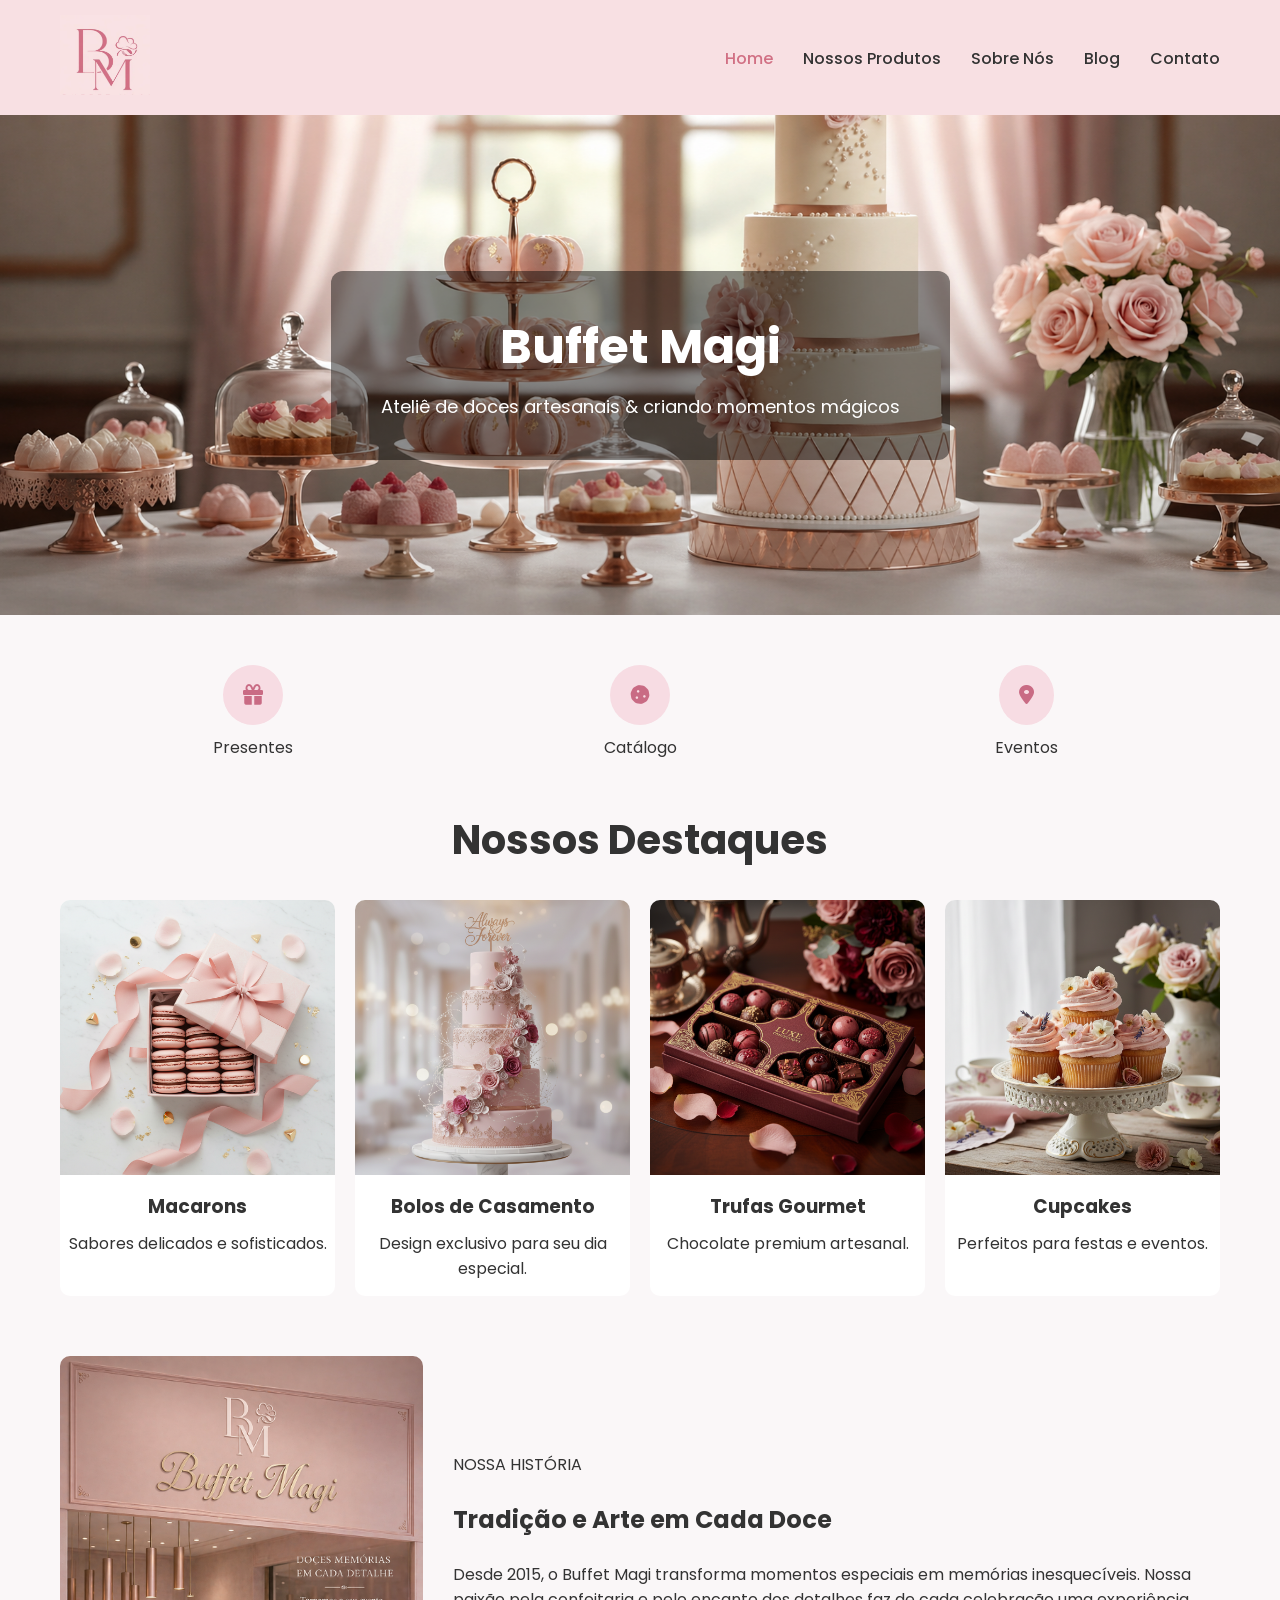
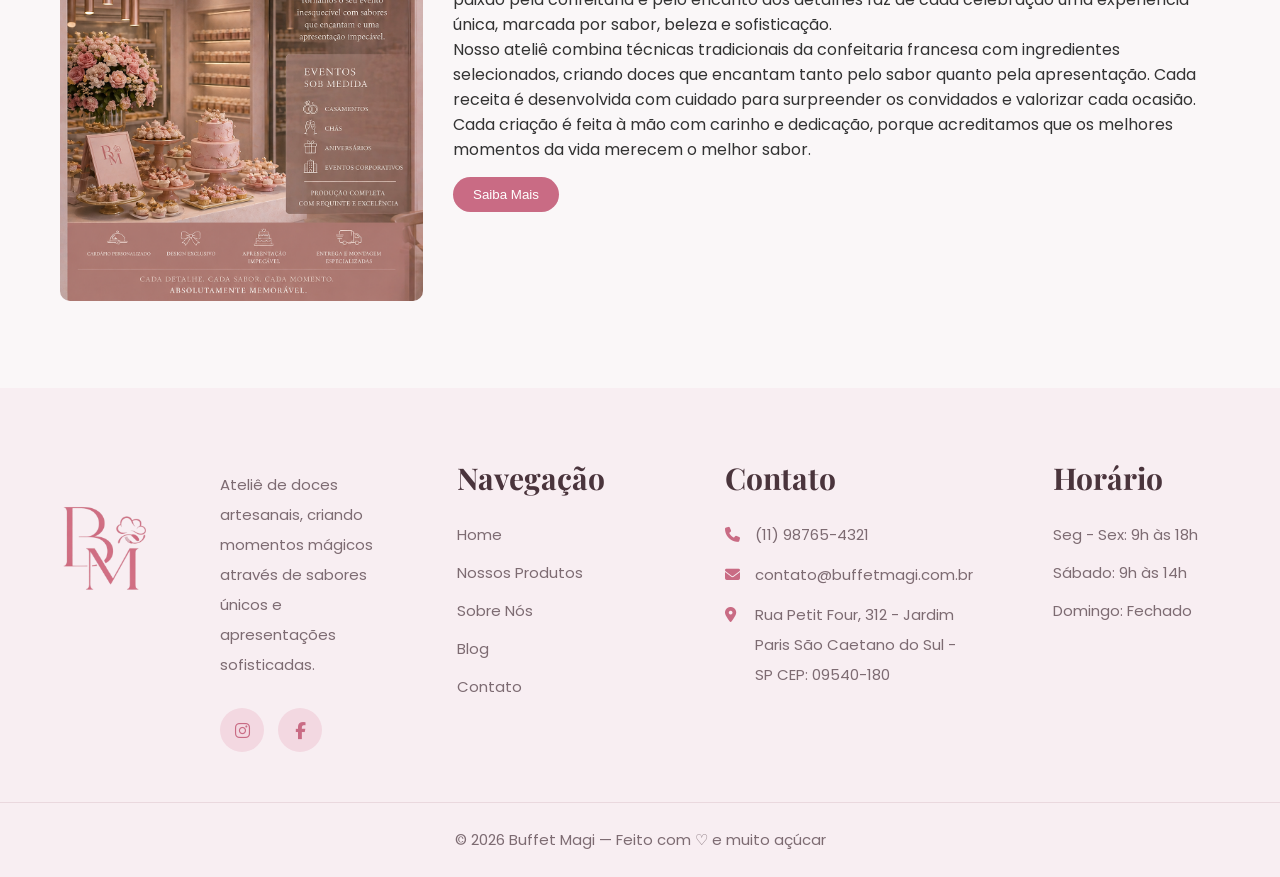
<file: index.html>
<!DOCTYPE html>
<html lang="pt-BR">

<head>
    <meta charset="UTF-8">
    <meta name="viewport" content="width=device-width, initial-scale=1.0">
    <title>Buffet Magi</title>

    <!-- Adicionado Ícone -->
    <link rel="icon" href="img/logo.ico" type="image/x-icon">

    <link
        href="https://fonts.googleapis.com/css2?family=Playfair+Display:wght@500;700&family=Poppins:wght@300;400;500&display=swap"
        rel="stylesheet">
    <link rel="stylesheet" href="https://cdnjs.cloudflare.com/ajax/libs/font-awesome/6.5.0/css/all.min.css">
    <link rel="stylesheet" href="index.css">
</head>

<body>

    <header class="header">
        <div class="container">
            <div class="logo">
                <img src="blog/img/logo.png" alt="Logo">
            </div>

            <input type="checkbox" id="menu-check">
            <label for="menu-check" class="menu-icon">☰</label>

            <nav class="nav">
                <ul class="menu">
                    <li><a href="index.html" class="active">Home</a></li>
                    <li><a href="produtos/produto.html">Nossos Produtos</a></li>
                    <li><a href="sobre/sobre.html">Sobre Nós</a></li>
                    <li><a href="blog/blog.html">Blog</a></li>
                    <li><a href="contato/contato.html">Contato</a></li>

                </ul>
            </nav>
        </div>
    </header>

    <section class="hero">
        <img src="./img/banner1.png" alt="Banner Buffet Magi">

        <div class="overlay">
            <h2>Buffet Magi</h2>
            <p>Ateliê de doces artesanais & criando momentos mágicos</p>
        </div>
    </section>

    <!-- ÍCONES -->
    <section class="icons container">

        <!-- <div class="icon-box">
            <i class="fa-solid fa-cake-candles"></i>
            <br>
            <a href="./bolos.html"><span class="boloNome">Bolos</span></a>
        </div> -->

        <div class="icon-box">
            <i class="fa-solid fa-gift"></i>
            <br>
            <a href="./blog/blog.html"> <span>Presentes</span></a>

        </div>

        <div class="icon-box">
            <i class="fa-solid fa-cookie"></i>
            <br>
            <a href="./produtos/produto.html"> <span>Catálogo</span></a>
        </div>

        

        <div class="icon-box">
            <i class="fa-solid fa-location-dot"></i>
            <br>
            <a href="./contato/contato.html"><span>Eventos</span></a>
        </div>

    </section>

    <!-- DESTAQUES -->
    <section class="destaques container">
        <h2>Nossos Destaques</h2>

        <div class="grid">
            <div class="card">
                <img src="./img/produtos/macarons.png">
                <h3>Macarons</h3>
                <p>Sabores delicados e sofisticados.</p>
            </div>

            <div class="card">
                <img src="./img/produtos/bolo1.png">
                <h3>Bolos de Casamento</h3>
                <p>Design exclusivo para seu dia especial.</p>
            </div>

            <div class="card">
                <img src="./img/produtos/trufas.png">
                <h3>Trufas Gourmet</h3>
                <p>Chocolate premium artesanal.</p>
            </div>

            <div class="card">
                <img src="./img/produtos/cupcakes.png">
                <h3>Cupcakes</h3>
                <p>Perfeitos para festas e eventos.</p>
            </div>
        </div>
    </section>

    <!-- SOBRE -->
    <section class="sobre container">
        <div class="sobre-img">
            <img src="./img/loja.png" alt="Buffet Magi">
        </div>

        <div class="sobre-texto">
            <span class="subtitulo">NOSSA HISTÓRIA</span>
            <br><br>

            <h2>Tradição e Arte em Cada Doce</h2>
            <br>
            <p>
                Desde 2015, o Buffet Magi transforma momentos especiais em memórias inesquecíveis.
                Nossa paixão pela confeitaria e pelo encanto dos detalhes faz de cada celebração
                uma experiência única, marcada por sabor, beleza e sofisticação.
            </p>

            <p>
                Nosso ateliê combina técnicas tradicionais da confeitaria francesa com ingredientes
                selecionados, criando doces que encantam tanto pelo sabor quanto pela apresentação.
                Cada receita é desenvolvida com cuidado para surpreender os convidados e valorizar
                cada ocasião.
            </p>

            <p>
                Cada criação é feita à mão com carinho e dedicação, porque acreditamos que os melhores
                momentos da vida merecem o melhor sabor.
            </p>

            <button class="btn-sobre"> <a class="texto-a" href="./sobre/sobre.html">Saiba Mais</a> </button>
        </div>
    </section>

    <!-- FOOTER -->
    <footer>
        <div class="container footer-grid">

            <div class="footer-brand">
                <img src="./img/logo2.png" alt="Logo Buffet Magi" class="footer-logo">

                <div class="footer-brand-content">

                    <p>
                        Ateliê de doces artesanais, criando momentos mágicos através
                        de sabores únicos e apresentações sofisticadas.
                    </p>

                    <div class="footer-social">
                        <a href="https://www.instagram.com/">
                            <i class="fa-brands fa-instagram"></i>
                        </a>

                        <a
                            href="https://www.facebook.com/login/?next=https%3A%2F%2Fwww.facebook.com%2F%3Flocale%3Dpt_BR">
                            <i class="fa-brands fa-facebook-f"></i>
                        </a>
                    </div>

                </div>
            </div>

            <div>
                <h4>Navegação</h4>

                <ul>
                    <li><a href="./index.html">Home</a></li>
                    <li><a href="././produtos/produto.html">Nossos Produtos</a></li>
                    <li><a href="./sobre/sobre.html">Sobre Nós</a></li>
                    <li><a href="./blog/blog.html">Blog</a></li>
                    <li><a href="./contato/contato.html">Contato</a></li>
                </ul>
            </div>

            <div>
                <h4>Contato</h4>

                <div class="footer-contact">
                    <p>
                        <i class="fa-solid fa-phone"></i>
                        (11) 98765-4321
                    </p>

                    <p>
                        <i class="fa-solid fa-envelope"></i>
                        contato@buffetmagi.com.br
                    </p>

                    <p>
                        <i class="fa-solid fa-location-dot"></i>
                        Rua Petit Four, 312 - Jardim Paris
                        São Caetano do Sul - SP
                        CEP: 09540-180
                    </p>
                </div>
            </div>

            <div>
                <h4>Horário</h4>

                <div class="footer-hours">
                    <p>Seg - Sex: 9h às 18h</p>
                    <p>Sábado: 9h às 14h</p>
                    <p>Domingo: Fechado</p>
                </div>
            </div>
        </div>

        <div class="footer-bottom">
            <p>© 2026 Buffet Magi — Feito com ♡ e muito açúcar</p>
        </div>
    </footer>

</body>

</html>
</file>
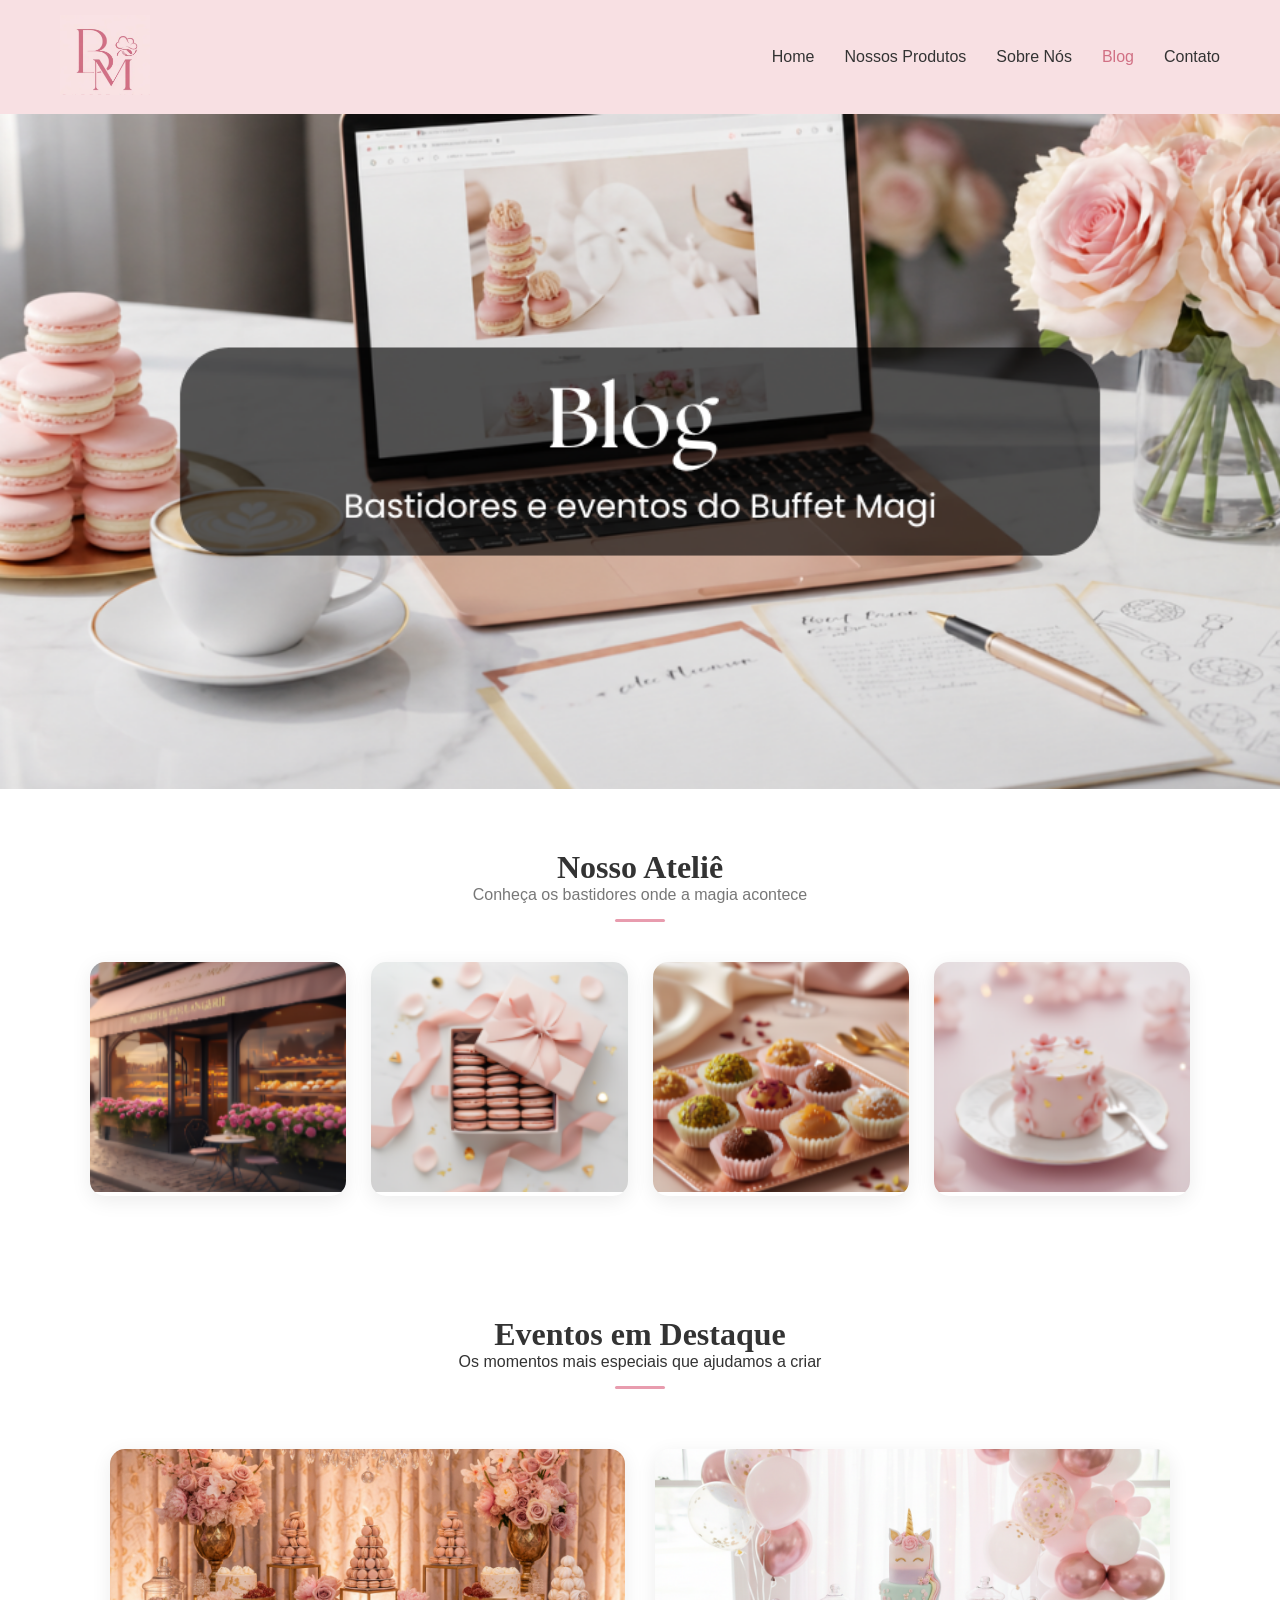
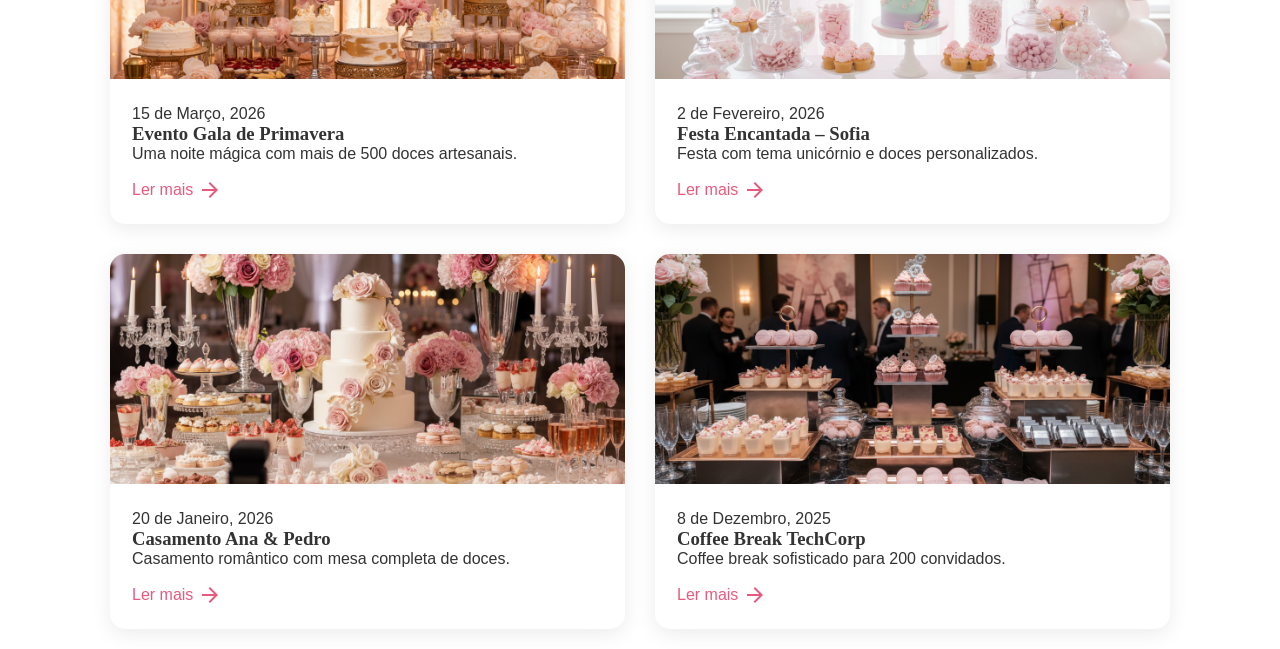
<file: buffet_magi/blog/blog.html>
<!DOCTYPE html>
<html lang="en">

<head>
    <meta charset="UTF-8">
    <meta name="viewport" content="width=device-width, initial-scale=1.0">
    <title>Buffet Magi</title>
    <link rel="stylesheet" href="css/blog.css">
    <link href="https://fonts.googleapis.com/css2?family=Material+Symbols+Outlined" rel="stylesheet">
</head>

<body>

    <header class="header">
        <div class="container">
            <div class="logo">
                <img src="img/logo.png" alt="Logo">
            </div>

            <input type="checkbox" id="menu-check">
            <label for="menu-check" class="menu-icon">☰</label>

            <nav class="nav">
                <ul class="menu">
                    <li><a href="#">Home</a></li>
                    <li><a href="#">Nossos Produtos</a></li>
                    <li><a href="#">Sobre Nós</a></li>
                    <li><a href="#" class="active">Blog</a></li>
                    <li><a href="#">Contato</a></li>
                </ul>
            </nav>
        </div>
    </header>

    <section class="banner">
        <img src="img/bannersBlog.png" alt="Banner" class="banner-img">
    </section>

    <section class="atelie">
        <h2>Nosso Ateliê</h2>
        <p class="sub">Conheça os bastidores onde a magia acontece</p>
        <div class="linha"></div>
        <div class="cards">
            <div class="card"><img src="img/atelie1.png" alt=""></div>
            <div class="card"><img src="img/atelie2.png" alt=""></div>
            <div class="card"><img src="img/atelie3.png" alt=""></div>
            <div class="card"><img src="img/atelie4.png" alt=""></div>
        </div>
    </section>

    <div class="topo">
        <h1>Eventos em Destaque</h1>
        <p>Os momentos mais especiais que ajudamos a criar</p>
        <div class="linha"></div>
    </div>

    <div class="grid">
        <div class="card">
            <img src="img/blog1.png">
            <div class="info">
                <span class="data">15 de Março, 2026</span>
                <h3>Evento Gala de Primavera</h3>
                <p>Uma noite mágica com mais de 500 doces artesanais.</p>
                <span class="lerMais" onclick="abrirModal(0)">
                    Ler mais <span class="material-symbols-outlined">arrow_forward</span>
                </span>
            </div>
        </div>

        <div class="card">
            <img src="img/blog2.png">
            <div class="info">
                <span class="data">2 de Fevereiro, 2026</span>
                <h3>Festa Encantada – Sofia</h3>
                <p>Festa com tema unicórnio e doces personalizados.</p>
                <span class="lerMais" onclick="abrirModal(1)">
                    Ler mais <span class="material-symbols-outlined">arrow_forward</span>
                </span>
            </div>
        </div>

        <div class="card">
            <img src="img/blog3.png">
            <div class="info">
                <span class="data">20 de Janeiro, 2026</span>
                <h3>Casamento Ana & Pedro</h3>
                <p>Casamento romântico com mesa completa de doces.</p>
                <span class="lerMais" onclick="abrirModal(2)">
                    Ler mais <span class="material-symbols-outlined">arrow_forward</span>
                </span>
            </div>
        </div>

        <div class="card">
            <img src="img/blog4.png">
            <div class="info">
                <span class="data">8 de Dezembro, 2025</span>
                <h3>Coffee Break TechCorp</h3>
                <p>Coffee break sofisticado para 200 convidados.</p>
                <span class="lerMais" onclick="abrirModal(3)">
                    Ler mais <span class="material-symbols-outlined">arrow_forward</span>
                </span>
            </div>
        </div>
    </div>

    <div class="modal" id="modal">
        <div class="modalContent">
            <div class="voltar" onclick="fecharModal()">
                <span class="material-symbols-outlined">arrow_back</span>
            </div>
            <img id="modalImg">
            <div class="modalText">
                <h2 id="modalTitulo"></h2>
                <p id="modalDesc"></p>
            </div>
        </div>
    </div>

    <script src="js/blog.js"></script>
</body>
</html>
</file>
<file: index.css>
* {
    margin: 0;
    padding: 0;
    box-sizing: border-box;
}

.boloNome {
    color: #333;
    transition: 0.3s ease;
    text-decoration: none;
}

a{
    text-decoration: none;
    color: #333;
}
body {
    font-family: 'Poppins', sans-serif;
    background: #faf7f8;
    color: #333;
}

.header {
    background-color: #f8e0e3;
    padding: 15px 0;
    position: relative;
    z-index: 1000;
    height: 115px;
    display: block;
}

.container {
    max-width: 1200px;
    margin: 0 auto;
    padding: 0 20px;

    display: flex;
    align-items: center;
    justify-content: space-between;
}

.logo img {
    height: 80px;
}

/* MENU */
.menu {
    list-style: none;
    display: flex;
    gap: 30px;
}

.menu a {
    text-decoration: none;
    color: #333;
    font-weight: 500;
    transition: 0.3s;
}

.menu a:hover,
.menu .active {
    color: #d17084;
}

/* MENU MOBILE */
#menu-check {
    display: none;
}

.menu-icon {
    display: none;
    font-size: 30px;
    cursor: pointer;
    color: #333;
}

/* HERO */
.hero {
    position: relative;
    width: 100%;
    height: 500px;
    overflow: hidden;
    display: flex;
    align-items: center;
    justify-content: center;
}

.hero img {
    position: absolute;
    top: 0;
    left: 0;
    width: 100%;
    height: 100%;
    object-fit: cover;
    z-index: 1;
}

.overlay {
    position: relative;
    z-index: 2;
    text-align: center;
    color: white;
    background: rgba(0, 0, 0, 0.45);
    padding: 40px 50px;
    border-radius: 12px;
    max-width: 700px;
}

.overlay h2 {
    font-size: 48px;
    margin-bottom: 10px;
}

.overlay p {
    font-size: 18px;
}

/* ÍCONES */
.icons {
    display: flex;
    justify-content: space-between;
    margin: 40px auto;
    flex-wrap: wrap;
}

.icon-box {
    text-align: center;
    flex: 1 1 120px;
    margin: 10px;
}

.icon-box i {
    background: #f7dce3;
    color: #c96b84;
    padding: 20px;
    border-radius: 50%;
    font-size: 20px;
    margin-bottom: 10px;
    display: inline-block;
    cursor: pointer;
    transition: 0.3s ease;
}

.icon-box i:hover {
    background: #fbeaf0;
    color: #d97f98;
    transform: translateY(-4px);
}

/* DESTAQUES */
.destaques.container {
    display: block;
}

.destaques h2 {
    text-align: center;
    margin-bottom: 30px;
    font-size: 40px;
}

.grid {
    display: grid;
    grid-template-columns: repeat(4, 1fr);
    gap: 20px;
}

.card {
    background: #fff;
    border-radius: 10px;
    overflow: hidden;
    text-align: center;
    padding-bottom: 15px;
    transition: 0.3s ease;
}

.card:hover {
    transform: translateY(-5px);
}

.card img {
    width: 100%;
}

.card h3 {
    margin: 10px 0;
}

/* SOBRE */
.sobre {
    display: flex;
    align-items: center;
    gap: 30px;
    margin: 60px auto;
}

.sobre img {
    width: 100%;
    border-radius: 10px;
}

.sobre-texto button {
    margin-top: 15px;
    padding: 10px 20px;
    border: none;
    background: #c96b84;
    color: white;
    border-radius: 20px;
    cursor: pointer;
    transition: 0.3s ease;
}

.sobre-texto button:hover {
    background: #b85d76;
}

a.texto-a {
    color: white;
    text-decoration: none;
    font-weight: 500;
}

/* FOOTER */
footer {
    background: #f8eef2;
    color: #7d6b72;
    margin-top: 80px;
    overflow: hidden;
}

.footer-grid {
    display: grid;
    grid-template-columns: 1.8fr 1fr 1.2fr 1fr;
    gap: 80px;
    padding: 70px 0 50px;
    align-items: flex-start;
}

.footer-brand {
    display: flex;
    align-items: flex-start;
    gap: 35px;
    max-width: 560px;
    margin-left: -20px;
}

.footer-brand-content {
    display: flex;
    flex-direction: column;
    padding-top: 12px;
}

.footer-logo {
    width: 165px;
    min-width: 165px;
    object-fit: contain;
    display: block;
}

footer h4 {
    color: #4a343c;
    margin-bottom: 22px;
    font-family: 'Playfair Display';
    font-size: 30px;
}

footer p,
footer li,
footer a {
    font-size: 15px;
    line-height: 2;
    color: #7d6b72;
    text-decoration: none;
}

footer ul {
    list-style: none;
}

footer li {
    margin-bottom: 8px;
}

footer li a {
    transition: 0.3s ease;
}

footer li a:hover {
    color: #c96b84;
    padding-left: 4px;
}

.footer-social {
    display: flex;
    gap: 14px;
    margin-top: 28px;
}

.footer-social a {
    width: 44px;
    height: 44px;
    border-radius: 50%;
    background: #f3d8e1;
    display: flex;
    align-items: center;
    justify-content: center;
    color: #c96b84;
    font-size: 17px;
    transition: 0.3s ease;
}

.footer-social a:hover {
    background: #c96b84;
    color: white;
    transform: translateY(-4px);
}

.footer-contact p {
    display: flex;
    align-items: flex-start;
    gap: 12px;
    margin-bottom: 10px;
}

.footer-contact i {
    color: #c96b84;
    font-size: 15px;
    min-width: 18px;
    margin-top: 7px;
}

.footer-hours p {
    margin-bottom: 8px;
}

.footer-bottom {
    border-top: 1px solid #ead8de;
    text-align: center;
    padding: 22px;
    color: #9b7d87;
    font-size: 14px;
}

/* RESPONSIVO */
@media (max-width: 900px) {

    .grid {
        grid-template-columns: repeat(2, 1fr);
    }

    .sobre {
        flex-direction: column;
    }

    .footer-grid {
        grid-template-columns: 1fr 1fr;
        gap: 50px;
    }

    .overlay h2 {
        font-size: 36px;
    }
}

@media (max-width: 600px) {

    nav {
        display: none;
    }

    .grid {
        grid-template-columns: 1fr;
    }

    .footer-grid {
        grid-template-columns: 1fr;
        text-align: center;
        gap: 40px;
        padding: 50px 0 30px;
    }

    .footer-brand {
        flex-direction: column;
        align-items: center;
        text-align: center;
        max-width: 100%;
    }

    .footer-logo {
        width: 170px;
        min-width: unset;
    }

    .footer-social {
        justify-content: center;
    }

    .footer-contact p {
        justify-content: center;
    }

    .hero {
        height: 380px;
    }

    .overlay {
        padding: 25px;
        width: 90%;
    }

    .overlay h2 {
        font-size: 28px;
    }

    .overlay p {
        font-size: 15px;
    }
}
</file>
<file: buffet_magi/blog/css/blog.css>
* {
    margin: 0;
    padding: 0;
    box-sizing: border-box;
}

body {
    font-family: 'Poppins', sans-serif;
    color: #333;
    background: white;
}

h1, h2, h3 {
    font-family: 'Playfair Display', serif;
}

.header {
    background-color: #f8e0e3;
    padding: 15px 0;
    position: relative; 
    z-index: 1000;
}

.container {
    max-width: 1200px;
    margin: 0 auto;
    display: flex;
    align-items: center;
    justify-content: space-between;
    padding: 0 20px;
}

.logo img {
    height: 80px;
}

.menu {
    list-style: none;
    display: flex;
    gap: 30px;
}

.menu a {
    text-decoration: none;
    color: #333;
    transition: 0.3s;
    font-weight: 500;
}

.menu a:hover,
.menu .active {
    color: #d17084;
}

#menu-check {
    display: none; 
}

.menu-icon {
    display: none; 
    font-size: 30px;
    cursor: pointer;
    color: #333;
}

.banner {
    position: relative;
    height: 75vh;
    overflow: hidden;
}

.banner-img {
    width: 100%;
    height: 100%;
    object-fit: cover;
}

.atelie {
    text-align: center;
    padding: 60px 20px;
}

.atelie h2 {
    font-size: 2rem;
}

.atelie .sub {
    color: #777;
    margin-bottom: 10px;
    font-size: 1rem;
}

.linha {
    width: 50px;
    height: 3px;
    background: #e89cae;
    margin: 15px auto 40px;
    border-radius: 10px;
}

.cards {
    display: grid;
    grid-template-columns: repeat(4, 1fr);
    gap: 25px;
    max-width: 1100px;
    margin: auto;
}

.topo {
    text-align: center;
    margin: 60px 20px 40px;
}

.grid {
    max-width: 1100px;
    margin: auto;
    display: grid;
    grid-template-columns: repeat(2, 1fr);
    gap: 30px;
    padding: 20px;
}

.card {
    background: #fff;
    border-radius: 15px;
    overflow: hidden;
    box-shadow: 0 5px 20px rgba(0, 0, 0, 0.08);
    transition: .3s;
}

.card:hover {
    transform: translateY(-5px);
}

.card img {
    width: 100%;
    height: 230px;
    object-fit: cover;
}

.info {
    padding: 22px;
}

.lerMais {
    color: #e85a7d;
    margin-top: 15px;
    display: inline-flex;
    align-items: center;
    gap: 5px;
    cursor: pointer;
}


.modal {
    position: fixed;
    inset: 0;
    background: rgba(0, 0, 0, 0.7);
    display: flex;
    justify-content: center;
    align-items: center;
    opacity: 0;
    pointer-events: none;
    transition: .3s;
    z-index: 2000;
}

.modal.active {
    opacity: 1;
    pointer-events: auto;
}

.modalContent {
    background: #fff;
    max-width: 700px;
    width: 90%;
    border-radius: 15px;
    position: relative;
    overflow: hidden; 
}

.modalContent img {
    width: 100%;
    height: 350px;
    object-fit: cover;
}

.modalText {
    padding: 30px;
}

.modalText h2 {
    color: #d17084;
    margin-bottom: 10px;
}

.voltar {
    position: absolute;
    top: 15px;
    left: 15px;
    background: white;
    width: 40px;
    height: 40px;
    border-radius: 50%;
    display: flex;
    justify-content: center;
    align-items: center;
    cursor: pointer;
    box-shadow: 0 2px 10px rgba(0,0,0,0.2);
    z-index: 10;
}

/* Responsividade */
@media (max-width: 1024px) {
    .cards { grid-template-columns: repeat(2, 1fr); }
    .grid { grid-template-columns: 1fr; }
}

@media (max-width: 768px) {
    .menu-icon { display: block; }
    .nav {
        position: absolute;
        top: 100%; 
        left: 0;
        width: 100%;
        background-color: #f8e0e3;
        max-height: 0; 
        overflow: hidden;
        transition: max-height 0.4s ease-in-out;
        box-shadow: 0 10px 10px rgba(0,0,0,0.1);
    }
    #menu-check:checked ~ .nav { max-height: 500px; }
    .menu { flex-direction: column; gap: 0; }
    .menu li { border-top: 1px solid rgba(0,0,0,0.05); text-align: center; }
    .menu a { display: block; padding: 20px; }
}

@media (max-width: 500px) {
    .modalContent img { height: 220px; }
}
</file>
